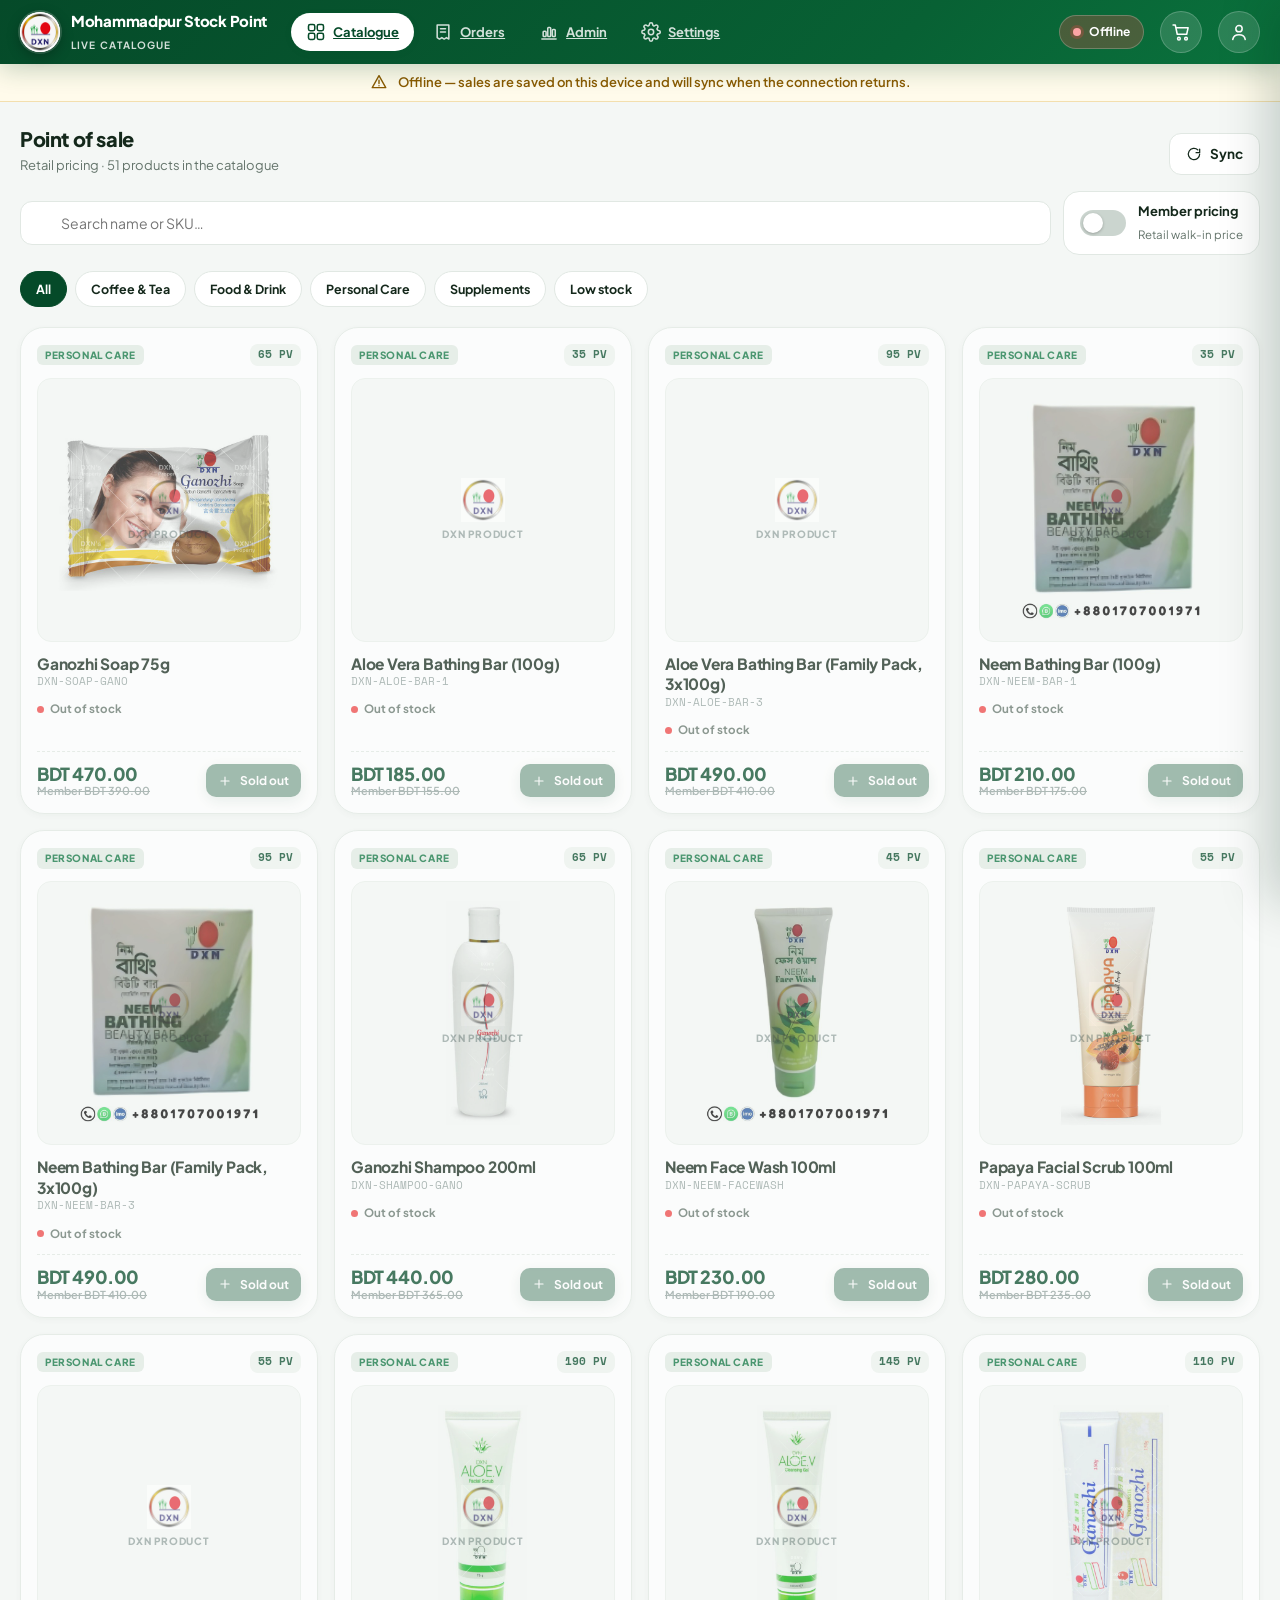
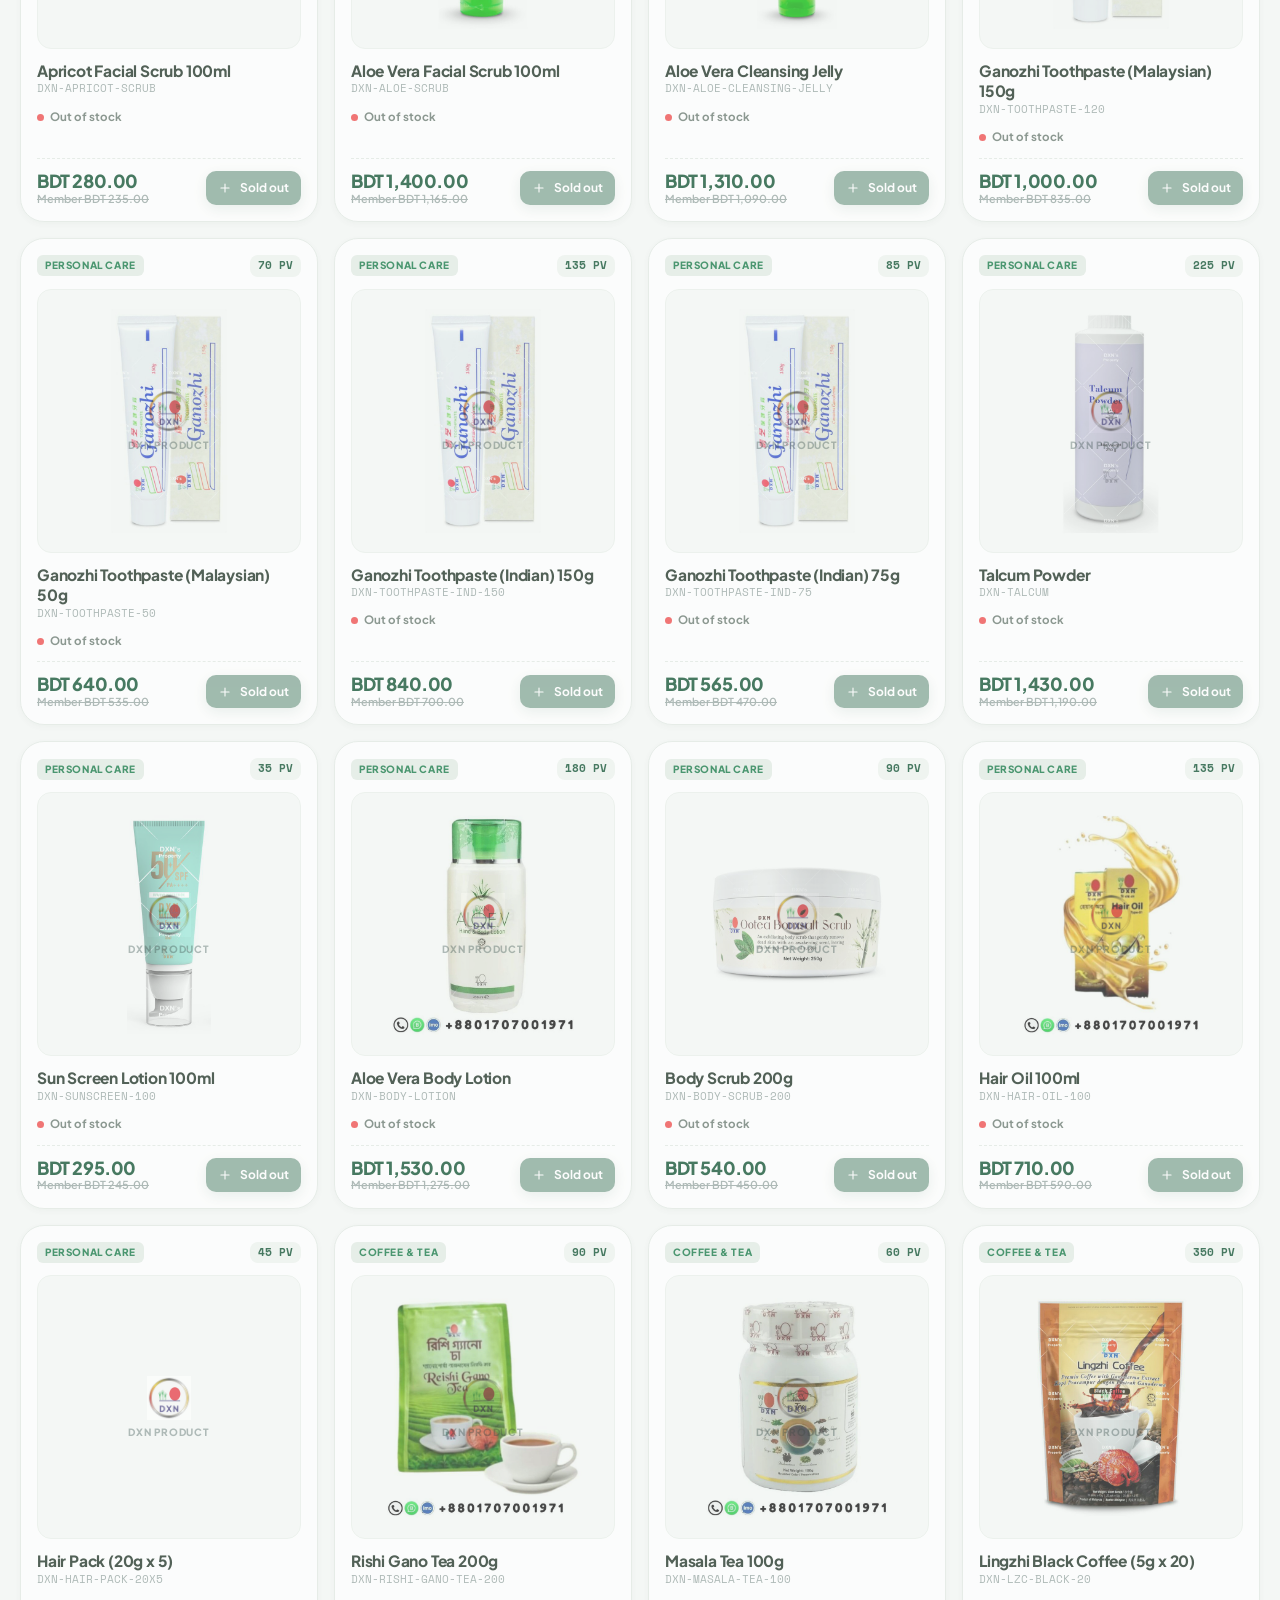
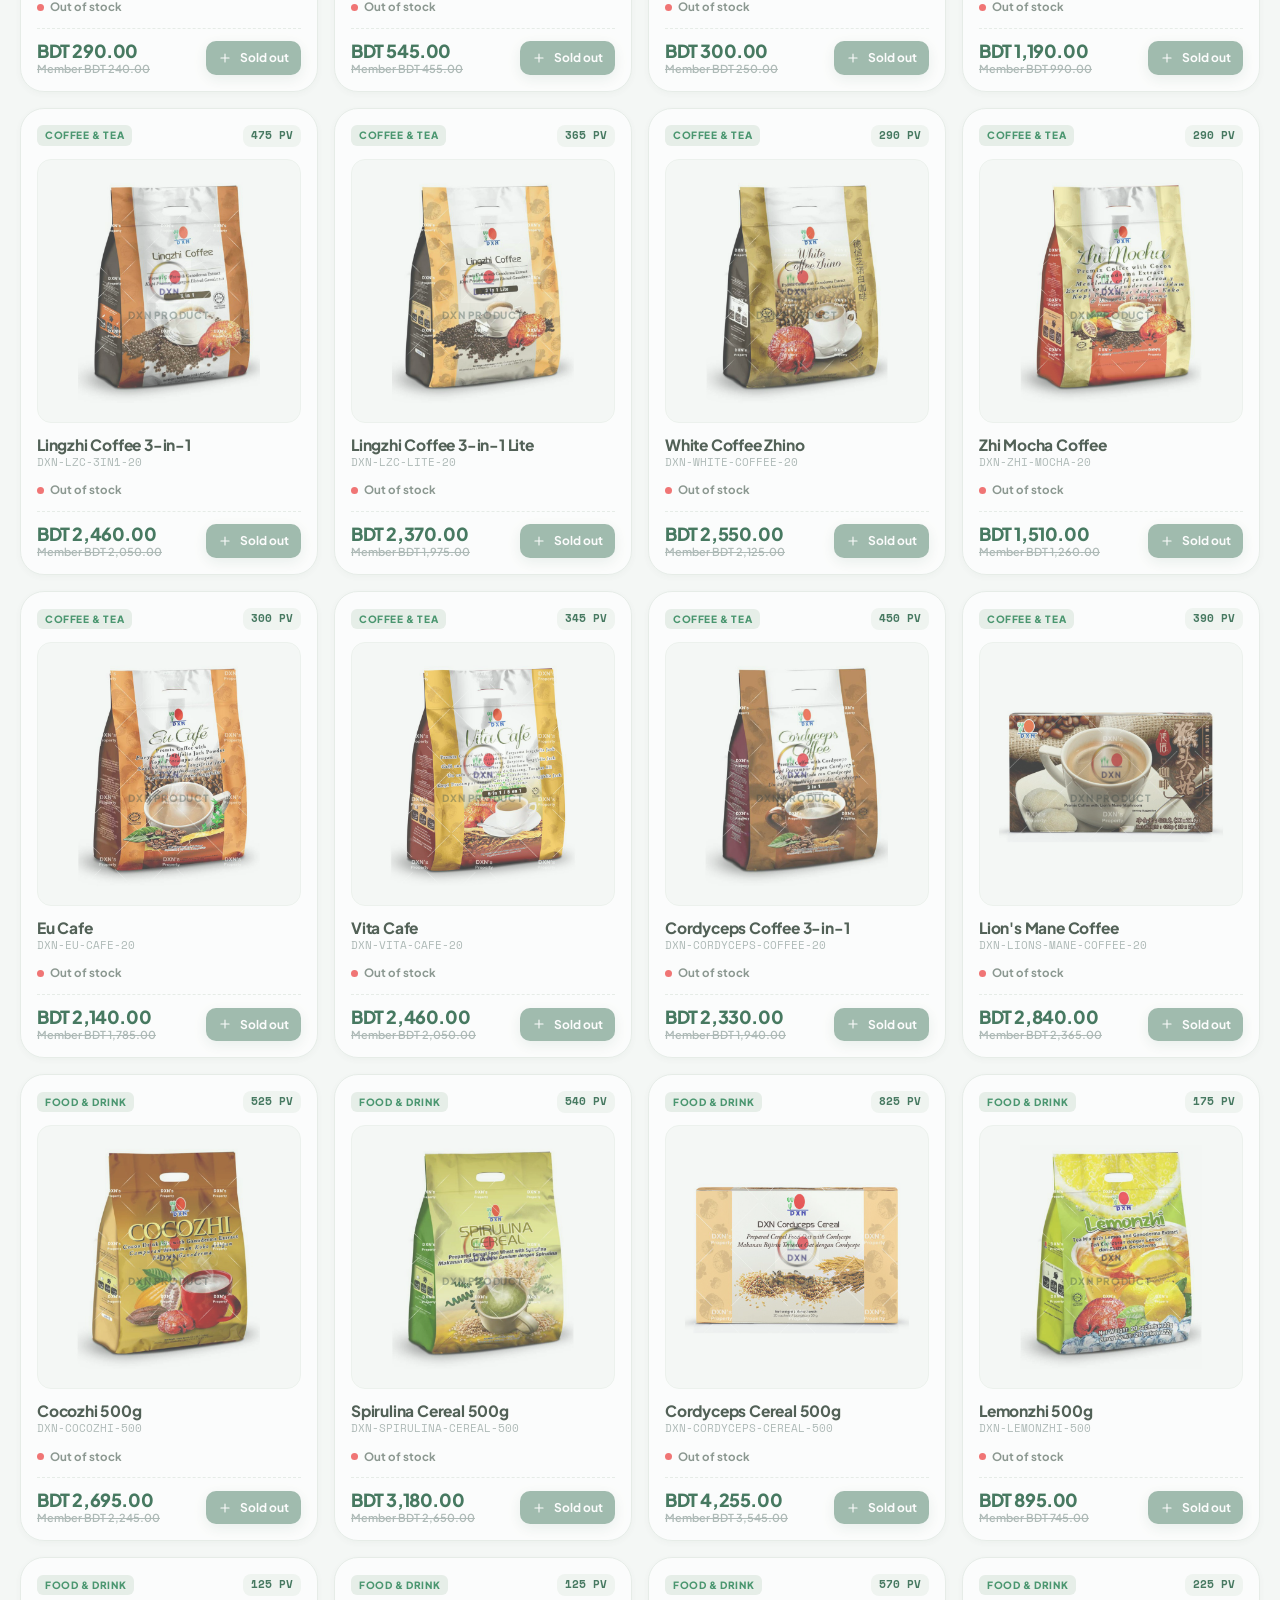
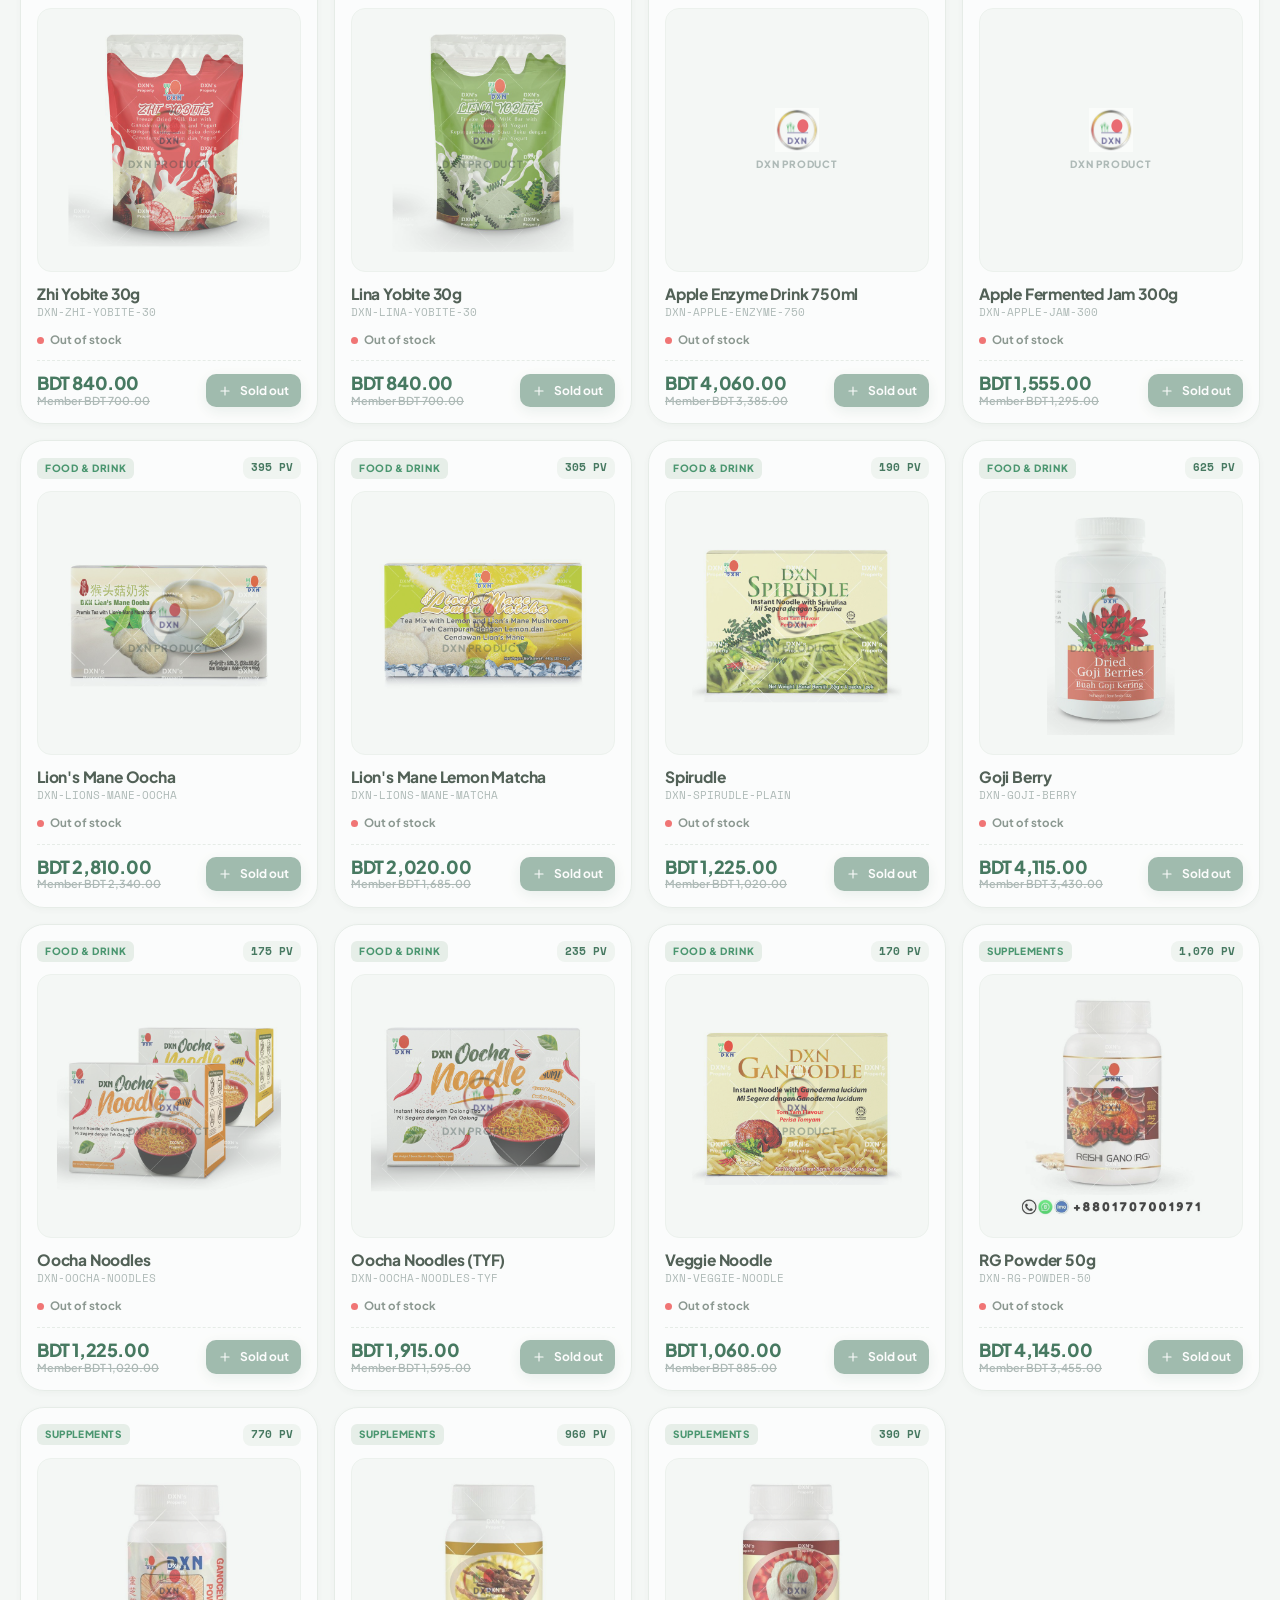
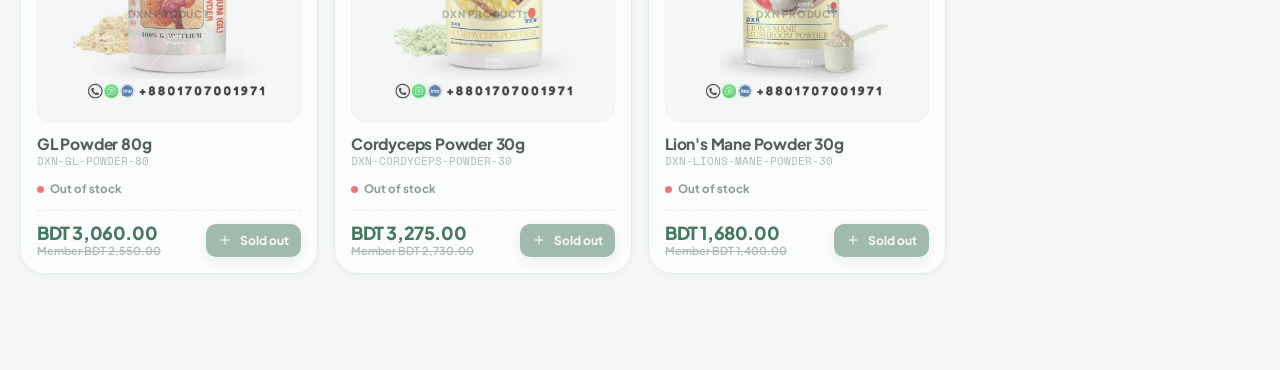
<file: docs/index.html>
<!DOCTYPE html>
<html lang="en">
<head>
<meta charset="utf-8">
<meta name="viewport" content="width=device-width, initial-scale=1, viewport-fit=cover">
<title>Mohammadpur Stock Point — DXN POS, inventory &amp; live sync</title>
<meta name="description" content="Mohammadpur Stock Point: DXN point of sale, inventory, PV tracking and WhatsApp checkout. Works offline on the web and on Android, and syncs both through one API.">
<meta name="theme-color" content="#054A29">
<meta name="color-scheme" content="light">
<link rel="manifest" href="manifest.webmanifest">
<link rel="icon" type="image/svg+xml" href="icons/icon.svg">
<link rel="icon" type="image/png" sizes="32x32" href="icons/favicon-32.png">
<link rel="alternate icon" href="icons/favicon.ico">
<link rel="apple-touch-icon" href="icons/apple-touch-icon.png">
<meta name="apple-mobile-web-app-capable" content="yes">
<meta name="mobile-web-app-capable" content="yes">
<meta name="apple-mobile-web-app-title" content="MSP Stockpoint">
<meta name="apple-mobile-web-app-status-bar-style" content="black-translucent">
<link rel="preconnect" href="https://fonts.googleapis.com">
<link rel="preconnect" href="https://fonts.gstatic.com" crossorigin>
<link href="https://fonts.googleapis.com/css2?family=Plus+Jakarta+Sans:wght@400;500;600;700;800&family=Space+Mono:wght@400;700&display=swap" rel="stylesheet">
<link rel="stylesheet" href="css/app.css">
</head>
<body>

<header class="app-header">
  <div class="app-header__inner">
    <a class="brand" href="#/catalog" aria-label="Mohammadpur Stock Point home">
      <img class="brand__logo" src="icons/logo-mark-96.png" alt="" width="40" height="40">
      <span class="brand__text">
        <strong id="branchName">Mohammadpur Stock Point</strong>
        <span id="branchTag">Loading…</span>
      </span>
    </a>

    <nav class="nav" aria-label="Primary">
      <a class="nav__btn" href="#/catalog" data-route="catalog"><i data-icon="grid"></i> Catalogue</a>
      <a class="nav__btn" href="#/orders" data-route="orders"><i data-icon="receipt"></i> Orders</a>
      <a class="nav__btn" href="#/admin" data-route="admin"><i data-icon="chart"></i> Admin</a>
      <a class="nav__btn" href="#/settings" data-route="settings"><i data-icon="settings"></i> Settings</a>
    </nav>

    <div class="header__spacer"></div>

    <button class="sync-pill" id="syncPill" data-state="idle" type="button" title="Sync status — tap to sync now">
      <i class="sync-dot"></i><span class="sync-text" id="syncText">Starting…</span>
    </button>

    <button class="icon-btn" id="cartBtn" type="button" title="Cart" aria-label="Open cart">
      <i data-icon="cart"></i>
      <span class="icon-btn__badge" id="cartCount" hidden>0</span>
    </button>

    <button class="icon-btn" id="accountBtn" type="button" title="Shop sign-in" aria-label="Account">
      <i data-icon="user"></i>
    </button>
  </div>
</header>

<div class="offline-bar" id="offlineBar">
  <i data-icon="alert"></i>
  <span>Offline — sales are saved on this device and will sync when the connection returns.</span>
</div>

<main id="view" aria-live="polite">
  <div class="product-grid">
    <div class="skeleton"></div><div class="skeleton"></div><div class="skeleton"></div>
    <div class="skeleton"></div><div class="skeleton"></div><div class="skeleton"></div>
  </div>
</main>

<nav class="bottom-nav" aria-label="Sections">
  <a class="bottom-nav__btn" href="#/catalog" data-route="catalog"><i data-icon="grid"></i><span>Catalogue</span></a>
  <a class="bottom-nav__btn" href="#/orders" data-route="orders"><i data-icon="receipt"></i><span>Orders</span></a>
  <a class="bottom-nav__btn" href="#/admin" data-route="admin"><i data-icon="chart"></i><span>Admin</span></a>
  <a class="bottom-nav__btn" href="#/settings" data-route="settings"><i data-icon="settings"></i><span>Settings</span></a>
</nav>

<div class="overlay" id="overlay" hidden></div>

<aside class="drawer" id="cartDrawer" aria-label="Cart" aria-hidden="true">
  <div class="drawer__head">
    <h3>Current sale</h3>
    <button class="icon-btn" id="cartClose" type="button" aria-label="Close cart"><i data-icon="close"></i></button>
  </div>
  <div class="drawer__body" id="cartBody"></div>
  <div class="drawer__foot" id="cartFoot"></div>
</aside>

<div class="modal" id="modal" role="dialog" aria-modal="true" aria-hidden="true">
  <div class="modal__panel" id="modalPanel"></div>
</div>

<div class="toast-stack" id="toastStack" aria-live="assertive"></div>

<noscript>
  <p style="padding:24px;text-align:center">Mohammadpur Stock Point needs JavaScript to run the point of sale.</p>
</noscript>

<script type="module" src="js/app.js"></script>
</body>
</html>
</file>
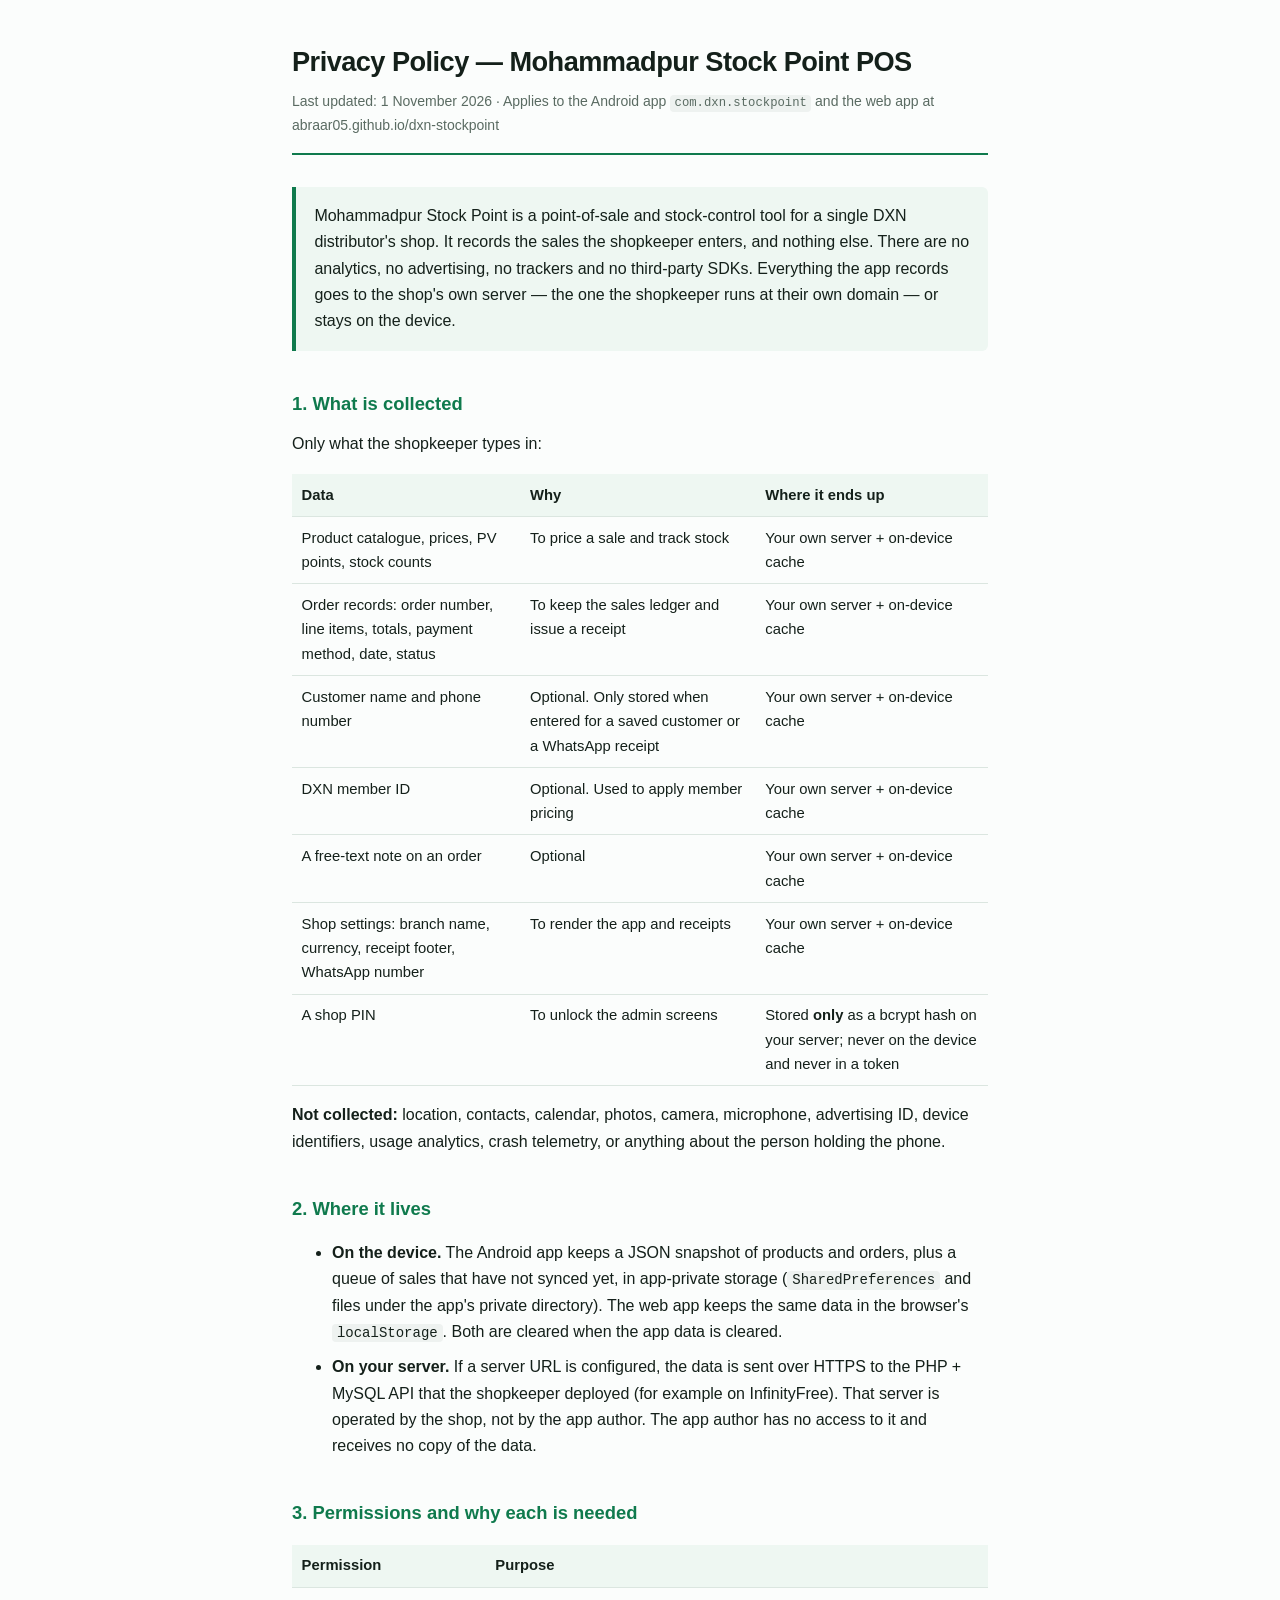
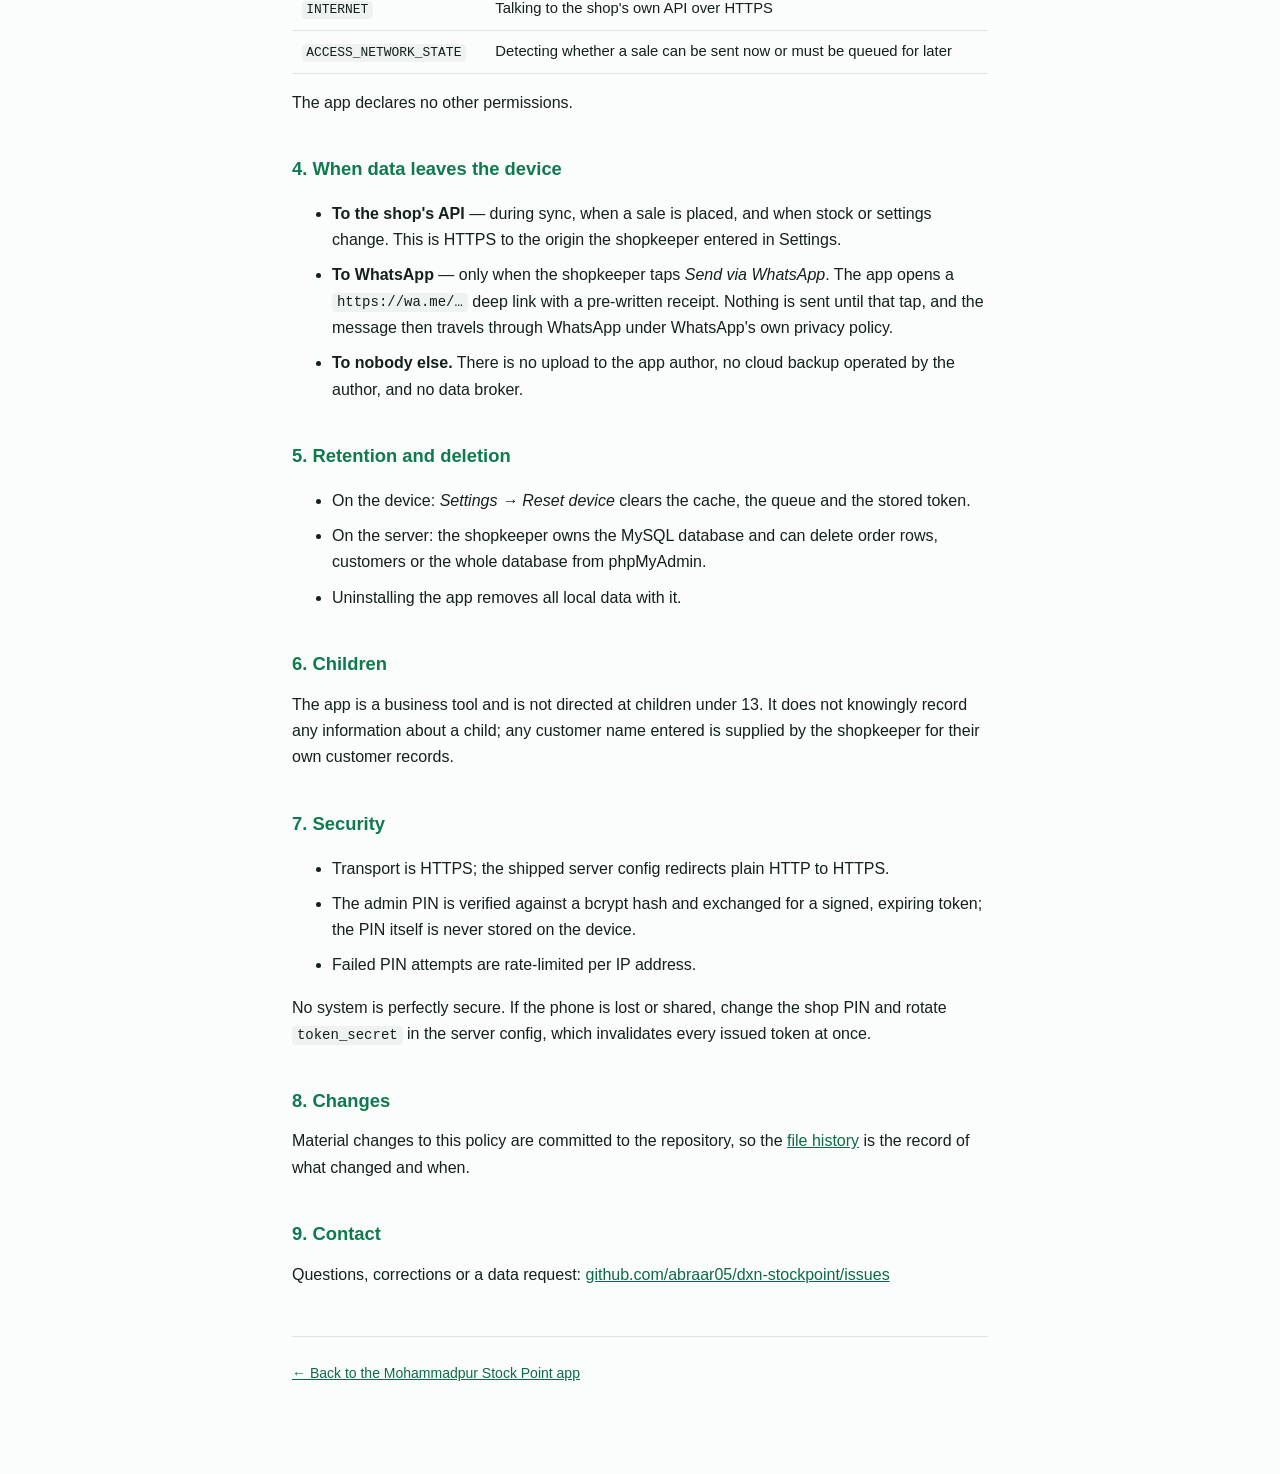
<file: docs/privacy.html>
<!DOCTYPE html>
<html lang="en">
<head>
<meta charset="utf-8">
<meta name="viewport" content="width=device-width, initial-scale=1">
<title>Privacy Policy — Mohammadpur Stock Point</title>
<meta name="description" content="Privacy policy for the Mohammadpur Stock Point POS web and Android app.">
<link rel="icon" href="icons/icon-192.png">
<style>
  :root { color-scheme: light dark; }
  * { box-sizing: border-box; }
  body {
    margin: 0 auto; max-width: 46rem; padding: 2.5rem 1.25rem 5rem;
    font: 16px/1.65 -apple-system, BlinkMacSystemFont, "Segoe UI", Roboto, sans-serif;
    color: #14201a; background: #fbfdfc;
  }
  header { border-bottom: 2px solid #0f7a4d; padding-bottom: 1rem; margin-bottom: 2rem; }
  h1 { margin: 0 0 .35rem; font-size: 1.7rem; letter-spacing: -.02em; }
  h2 { margin: 2.4rem 0 .75rem; font-size: 1.15rem; color: #0f7a4d; }
  p, li { margin: .55rem 0; }
  .meta { margin: 0; font-size: .875rem; color: #5a6b62; }
  .short { padding: 1rem 1.15rem; border-left: 4px solid #0f7a4d; background: #eef7f2; border-radius: 0 6px 6px 0; }
  table { width: 100%; border-collapse: collapse; margin: 1rem 0; font-size: .925rem; }
  th, td { text-align: left; vertical-align: top; padding: .55rem .6rem; border-bottom: 1px solid #dbe6e0; }
  th { background: #eef7f2; font-weight: 600; }
  code { font-size: .875em; background: #eef2f0; padding: .1em .35em; border-radius: 4px; }
  a { color: #0b6b43; }
  footer { margin-top: 3rem; padding-top: 1rem; border-top: 1px solid #dbe6e0; font-size: .875rem; color: #5a6b62; }
  @media (prefers-color-scheme: dark) {
    body { color: #e6efea; background: #101613; }
    header, footer { border-color: #24473a; }
    h2, a { color: #5fd39a; }
    .short { background: #16241d; }
    th { background: #16241d; }
    th, td { border-color: #24473a; }
    code { background: #1b2b23; }
    .meta, footer { color: #93a89d; }
  }
</style>
</head>
<body>
<header>
  <h1>Privacy Policy — Mohammadpur Stock Point POS</h1>
  <p class="meta">Last updated: 1 November 2026 · Applies to the Android app <code>com.dxn.stockpoint</code> and the web app at abraar05.github.io/dxn-stockpoint</p>
</header>

<p class="short">Mohammadpur Stock Point is a point-of-sale and stock-control tool for a single DXN
distributor's shop. It records the sales the shopkeeper enters, and nothing else. There
are no analytics, no advertising, no trackers and no third-party SDKs. Everything the app
records goes to the shop's own server — the one the shopkeeper runs at their own domain —
or stays on the device.</p>

<h2>1. What is collected</h2>
<p>Only what the shopkeeper types in:</p>
<table>
  <tr><th>Data</th><th>Why</th><th>Where it ends up</th></tr>
  <tr><td>Product catalogue, prices, PV points, stock counts</td><td>To price a sale and track stock</td><td>Your own server + on-device cache</td></tr>
  <tr><td>Order records: order number, line items, totals, payment method, date, status</td><td>To keep the sales ledger and issue a receipt</td><td>Your own server + on-device cache</td></tr>
  <tr><td>Customer name and phone number</td><td>Optional. Only stored when entered for a saved customer or a WhatsApp receipt</td><td>Your own server + on-device cache</td></tr>
  <tr><td>DXN member ID</td><td>Optional. Used to apply member pricing</td><td>Your own server + on-device cache</td></tr>
  <tr><td>A free-text note on an order</td><td>Optional</td><td>Your own server + on-device cache</td></tr>
  <tr><td>Shop settings: branch name, currency, receipt footer, WhatsApp number</td><td>To render the app and receipts</td><td>Your own server + on-device cache</td></tr>
  <tr><td>A shop PIN</td><td>To unlock the admin screens</td><td>Stored <strong>only</strong> as a bcrypt hash on your server; never on the device and never in a token</td></tr>
</table>
<p><strong>Not collected:</strong> location, contacts, calendar, photos, camera,
microphone, advertising ID, device identifiers, usage analytics, crash telemetry, or
anything about the person holding the phone.</p>

<h2>2. Where it lives</h2>
<ul>
  <li><strong>On the device.</strong> The Android app keeps a JSON snapshot of products and
  orders, plus a queue of sales that have not synced yet, in app-private storage
  (<code>SharedPreferences</code> and files under the app's private directory). The web app
  keeps the same data in the browser's <code>localStorage</code>. Both are cleared when the
  app data is cleared.</li>
  <li><strong>On your server.</strong> If a server URL is configured, the data is sent over
  HTTPS to the PHP + MySQL API that the shopkeeper deployed (for example on InfinityFree).
  That server is operated by the shop, not by the app author. The app author has no access
  to it and receives no copy of the data.</li>
</ul>

<h2>3. Permissions and why each is needed</h2>
<table>
  <tr><th>Permission</th><th>Purpose</th></tr>
  <tr><td><code>INTERNET</code></td><td>Talking to the shop's own API over HTTPS</td></tr>
  <tr><td><code>ACCESS_NETWORK_STATE</code></td><td>Detecting whether a sale can be sent now or must be queued for later</td></tr>
</table>
<p>The app declares no other permissions.</p>

<h2>4. When data leaves the device</h2>
<ul>
  <li><strong>To the shop's API</strong> — during sync, when a sale is placed, and when stock
  or settings change. This is HTTPS to the origin the shopkeeper entered in Settings.</li>
  <li><strong>To WhatsApp</strong> — only when the shopkeeper taps <em>Send via WhatsApp</em>.
  The app opens a <code>https://wa.me/…</code> deep link with a pre-written receipt. Nothing
  is sent until that tap, and the message then travels through WhatsApp under WhatsApp's own
  privacy policy.</li>
  <li><strong>To nobody else.</strong> There is no upload to the app author, no cloud backup
  operated by the author, and no data broker.</li>
</ul>

<h2>5. Retention and deletion</h2>
<ul>
  <li>On the device: <em>Settings → Reset device</em> clears the cache, the queue and the
  stored token.</li>
  <li>On the server: the shopkeeper owns the MySQL database and can delete order rows,
  customers or the whole database from phpMyAdmin.</li>
  <li>Uninstalling the app removes all local data with it.</li>
</ul>

<h2>6. Children</h2>
<p>The app is a business tool and is not directed at children under 13. It does not
knowingly record any information about a child; any customer name entered is supplied by
the shopkeeper for their own customer records.</p>

<h2>7. Security</h2>
<ul>
  <li>Transport is HTTPS; the shipped server config redirects plain HTTP to HTTPS.</li>
  <li>The admin PIN is verified against a bcrypt hash and exchanged for a signed, expiring
  token; the PIN itself is never stored on the device.</li>
  <li>Failed PIN attempts are rate-limited per IP address.</li>
</ul>
<p>No system is perfectly secure. If the phone is lost or shared, change the shop PIN and
rotate <code>token_secret</code> in the server config, which invalidates every issued token
at once.</p>

<h2>8. Changes</h2>
<p>Material changes to this policy are committed to the repository, so the
<a href="https://github.com/abraar05/dxn-stockpoint/commits/main/PRIVACY_POLICY.md">file history</a>
is the record of what changed and when.</p>

<h2>9. Contact</h2>
<p>Questions, corrections or a data request:
<a href="https://github.com/abraar05/dxn-stockpoint/issues">github.com/abraar05/dxn-stockpoint/issues</a></p>

<footer>
  <p><a href="./">← Back to the Mohammadpur Stock Point app</a></p>
</footer>
</body>
</html>
</file>
<file: docs/css/app.css>
/* ==========================================================================
   Mohammadpur Stock Point — design system
   Forest green / gold, glass surfaces, dense but readable POS layout.
   ========================================================================== */

:root {
  --primary: #054A29;
  --primary-light: #0A723D;
  --primary-soft: #E2EBE4;
  --accent: #B8860B;
  --accent-light: #D4AF37;
  --bg: #F4F7F5;
  --surface: #FFFFFF;
  --surface-2: #FAFCFA;
  --border: #E1E8E3;
  --text: #14281B;
  --muted: #64746B;
  --faint: #94A3A0;
  --success: #10B981;
  --success-soft: #ECFDF5;
  --danger: #EF4444;
  --danger-soft: #FEF2F2;
  --warning: #F59E0B;
  --warning-soft: #FFFBEB;
  --wa: #25D366;
  --radius-sm: 10px;
  --radius: 16px;
  --radius-lg: 24px;
  --shadow-sm: 0 2px 8px rgba(5, 74, 41, .05);
  --shadow: 0 8px 24px rgba(5, 74, 41, .09);
  --shadow-lg: 0 18px 44px rgba(5, 74, 41, .16);
  --header-h: 64px;
  --mono: 'Space Mono', ui-monospace, SFMono-Regular, Menlo, monospace;
  --sans: 'Plus Jakarta Sans', -apple-system, BlinkMacSystemFont, 'Segoe UI', Roboto, sans-serif;
}

* { box-sizing: border-box; margin: 0; padding: 0; }
html { -webkit-text-size-adjust: 100%; }
body {
  font-family: var(--sans);
  background: var(--bg);
  color: var(--text);
  min-height: 100vh;
  line-height: 1.45;
  -webkit-font-smoothing: antialiased;
}
img, svg { display: block; max-width: 100%; }
button, input, select, textarea { font: inherit; color: inherit; }
button { cursor: pointer; background: none; border: 0; }
a { color: var(--primary-light); }
:focus-visible { outline: 3px solid rgba(10, 114, 61, .35); outline-offset: 2px; border-radius: 6px; }

/* ── App chrome ─────────────────────────────────────────────────────────── */

.app-header {
  position: sticky; top: 0; z-index: 60;
  background: linear-gradient(135deg, var(--primary) 0%, #086134 70%, var(--primary-light) 100%);
  color: #fff;
  box-shadow: 0 6px 24px rgba(5, 74, 41, .22);
}
.app-header__inner {
  max-width: 1400px; margin: 0 auto; padding: 0 20px;
  height: var(--header-h);
  display: flex; align-items: center; gap: 16px;
}
.brand { display: flex; align-items: center; gap: 11px; color: #fff; text-decoration: none; flex-shrink: 0; }
.brand__mark {
  width: 38px; height: 38px; border-radius: 12px;
  background: linear-gradient(135deg, var(--accent-light), var(--primary-light));
  display: grid; place-items: center; font-size: 19px;
  box-shadow: 0 4px 12px rgba(0, 0, 0, .25);
}
.brand__logo {
  width: 40px; height: 40px; flex-shrink: 0;
  border-radius: 50%; background: #fff;
  box-shadow: 0 4px 14px rgba(0, 0, 0, .28), 0 0 0 2px rgba(255, 255, 255, .18);
  object-fit: contain;
}
.brand__text strong { display: block; font-size: 15px; font-weight: 800; letter-spacing: -.3px; }
.brand__text span { font-size: 10px; text-transform: uppercase; letter-spacing: 1.1px; opacity: .82; font-weight: 700; }

.nav { display: flex; gap: 4px; margin-left: 8px; }
.nav__btn {
  display: inline-flex; align-items: center; gap: 7px;
  padding: 8px 14px; border-radius: 999px;
  font-size: 13px; font-weight: 700; color: rgba(255, 255, 255, .82);
  border: 1px solid transparent; transition: background .16s, color .16s, border-color .16s;
  white-space: nowrap;
}
.nav__btn:hover { background: rgba(255, 255, 255, .12); color: #fff; }
.nav__btn.is-active { background: #fff; color: var(--primary); box-shadow: var(--shadow-sm); }

.header__spacer { flex: 1; }

.sync-pill {
  display: inline-flex; align-items: center; gap: 8px;
  padding: 7px 13px; border-radius: 999px;
  background: rgba(255, 255, 255, .14); border: 1px solid rgba(255, 255, 255, .22);
  font-size: 12px; font-weight: 700; color: #fff; white-space: nowrap;
}
.sync-pill[data-state="syncing"] { background: rgba(212, 175, 55, .24); }
.sync-pill[data-state="offline"] { background: rgba(239, 68, 68, .28); }
.sync-pill[data-state="pending"] { background: rgba(245, 158, 11, .26); }
.sync-dot { width: 8px; height: 8px; border-radius: 50%; background: var(--success); box-shadow: 0 0 0 3px rgba(16, 185, 129, .25); }
.sync-pill[data-state="syncing"] .sync-dot { background: var(--accent-light); animation: pulse 1s infinite; }
.sync-pill[data-state="offline"] .sync-dot { background: #fca5a5; box-shadow: 0 0 0 3px rgba(239, 68, 68, .25); }
.sync-pill[data-state="pending"] .sync-dot { background: var(--warning); }
@keyframes pulse { 0%, 100% { opacity: 1; } 50% { opacity: .25; } }

.icon-btn {
  position: relative; display: inline-grid; place-items: center;
  width: 42px; height: 42px; border-radius: 50%;
  background: rgba(255, 255, 255, .14); color: #fff; font-size: 18px;
  border: 1px solid rgba(255, 255, 255, .2); transition: background .16s, transform .16s;
}
.icon-btn:hover { background: rgba(255, 255, 255, .26); transform: translateY(-1px); }
.icon-btn__badge {
  position: absolute; top: -3px; right: -3px; min-width: 20px; height: 20px; padding: 0 5px;
  border-radius: 999px; background: var(--danger); color: #fff;
  font-size: 10px; font-weight: 800; display: grid; place-items: center;
  box-shadow: 0 0 0 2px var(--primary-light);
}

.offline-bar {
  display: none; align-items: center; gap: 10px; justify-content: center;
  background: var(--warning-soft); color: #8a5a00;
  border-bottom: 1px solid #f3dfae; padding: 9px 16px; font-size: 13px; font-weight: 600;
}
.offline-bar.is-visible { display: flex; }

main { max-width: 1400px; margin: 0 auto; padding: 22px 20px 96px; }

/* ── Building blocks ─────────────────────────────────────────────────────── */

.card {
  background: var(--surface); border: 1.5px solid var(--border);
  border-radius: var(--radius); box-shadow: var(--shadow-sm);
}
.card--pad { padding: 18px; }
.card--glass {
  background: rgba(255, 255, 255, .92);
  backdrop-filter: blur(14px);
  border-color: rgba(255, 255, 255, .75);
}

.section-head { display: flex; align-items: flex-end; justify-content: space-between; gap: 16px; margin-bottom: 16px; flex-wrap: wrap; }
.section-head h2 { font-size: 20px; font-weight: 800; letter-spacing: -.4px; }
.section-head p { font-size: 13px; color: var(--muted); margin-top: 3px; }

.btn {
  display: inline-flex; align-items: center; justify-content: center; gap: 8px;
  padding: 10px 16px; border-radius: 12px; font-size: 13.5px; font-weight: 700;
  border: 1.5px solid transparent; transition: transform .14s, box-shadow .14s, background .14s;
  white-space: nowrap;
}
.btn:disabled { opacity: .5; cursor: not-allowed; transform: none !important; }
.btn--primary { background: var(--primary); color: #fff; box-shadow: 0 4px 14px rgba(5, 74, 41, .22); }
.btn--primary:hover:not(:disabled) { background: var(--primary-light); transform: translateY(-1px); }
.btn--ghost { background: var(--surface); border-color: var(--border); color: var(--text); }
.btn--ghost:hover:not(:disabled) { border-color: var(--primary-light); color: var(--primary); }
.btn--wa { background: var(--wa); color: #fff; box-shadow: 0 4px 14px rgba(37, 211, 102, .3); }
.btn--danger { background: var(--danger-soft); color: #b91c1c; border-color: #fecaca; }
.btn--sm { padding: 7px 11px; font-size: 12px; border-radius: 10px; }
.btn--block { width: 100%; }
.btn--icon { padding: 8px; width: 34px; height: 34px; }

.field { display: block; margin-bottom: 14px; }
.field > span { display: block; font-size: 12px; font-weight: 800; color: var(--muted); margin-bottom: 6px; letter-spacing: .2px; }
.input, .select, .textarea {
  width: 100%; padding: 11px 13px; border-radius: 12px;
  border: 1.5px solid var(--border); background: var(--surface);
  font-size: 14px; transition: border-color .15s, box-shadow .15s;
}
.input:focus, .select:focus, .textarea:focus {
  outline: none; border-color: var(--primary-light); box-shadow: 0 0 0 4px rgba(10, 114, 61, .1);
}
.textarea { resize: vertical; min-height: 72px; }
.input--search { padding-left: 40px; }
.search-wrap { position: relative; flex: 1; min-width: 220px; }
.search-wrap svg { position: absolute; left: 13px; top: 50%; transform: translateY(-50%); color: var(--faint); }

.chips { display: flex; gap: 8px; overflow-x: auto; padding-bottom: 4px; scrollbar-width: thin; }
.chip {
  padding: 8px 15px; border-radius: 999px; border: 1.5px solid var(--border);
  background: var(--surface); font-size: 12.5px; font-weight: 700; color: var(--text); white-space: nowrap;
  transition: background .15s, color .15s, border-color .15s;
}
.chip:hover { border-color: var(--primary-light); }
.chip.is-active { background: var(--primary); border-color: var(--primary); color: #fff; }

.badge {
  display: inline-flex; align-items: center; gap: 5px;
  padding: 3px 9px; border-radius: 999px; font-size: 10.5px; font-weight: 800;
  letter-spacing: .3px; text-transform: uppercase;
}
.badge--ok { background: var(--success-soft); color: #047857; }
.badge--warn { background: var(--warning-soft); color: #b45309; }
.badge--danger { background: var(--danger-soft); color: #b91c1c; }
.badge--info { background: var(--primary-soft); color: var(--primary); }
.badge--muted { background: #f1f5f3; color: var(--muted); }

/* ── Catalogue ───────────────────────────────────────────────────────────── */

.toolbar { display: flex; gap: 12px; align-items: center; flex-wrap: wrap; margin-bottom: 16px; }

.tier-toggle {
  display: flex; align-items: center; gap: 12px; padding: 10px 16px;
  background: var(--surface); border: 1.5px solid var(--border); border-radius: var(--radius);
}
.tier-toggle strong { display: block; font-size: 13px; }
.tier-toggle small { font-size: 11.5px; color: var(--muted); }

.switch { position: relative; width: 46px; height: 26px; flex-shrink: 0; }
.switch input { position: absolute; opacity: 0; width: 100%; height: 100%; margin: 0; cursor: pointer; }
.switch__track {
  position: absolute; inset: 0; background: #cbd5cf; border-radius: 999px; transition: background .2s;
}
.switch__track::after {
  content: ''; position: absolute; top: 3px; left: 3px; width: 20px; height: 20px;
  background: #fff; border-radius: 50%; transition: transform .2s; box-shadow: 0 1px 3px rgba(0,0,0,.25);
}
.switch input:checked + .switch__track { background: var(--primary); }
.switch input:checked + .switch__track::after { transform: translateX(20px); }

.product-grid { display: grid; grid-template-columns: repeat(auto-fill, minmax(268px, 1fr)); gap: 16px; }

.product {
  display: flex; flex-direction: column; gap: 12px;
  background: var(--surface); border: 1.5px solid var(--border);
  border-radius: var(--radius-lg); padding: 16px;
  box-shadow: var(--shadow-sm); transition: transform .2s, box-shadow .2s, border-color .2s;
  position: relative; overflow: hidden;
}
.product::after {
  content: ''; position: absolute; inset: 0 0 auto; height: 3px;
  background: linear-gradient(90deg, var(--accent-light), var(--primary-light));
  opacity: 0; transition: opacity .2s;
}
.product:hover { transform: translateY(-4px); box-shadow: var(--shadow-lg); border-color: rgba(10, 114, 61, .28); }
.product:hover::after { opacity: 1; }
.product.is-out { opacity: .72; }
.product__media {
  position: relative; display: grid; place-items: center;
  aspect-ratio: 1 / 1; overflow: hidden;
  background: #F4F7F5; border: 1px solid #EAF0EB; border-radius: 14px;
}
.product__img {
  position: absolute; inset: 0;
  width: 100%; height: 100%; object-fit: contain; padding: 8px;
  mix-blend-mode: multiply; transition: transform .25s ease;
}
.product:hover .product__img { transform: scale(1.035); }
.product__placeholder {
  display: grid; place-items: center; gap: 5px;
  color: var(--faint); font-size: 10px; font-weight: 800;
  text-transform: uppercase; letter-spacing: .8px; text-align: center; padding: 10px;
}
.product__placeholder img { width: 44px; height: 44px; opacity: .8; }
.product__top { display: flex; align-items: center; justify-content: space-between; gap: 8px; }
.product__cat { font-size: 10px; font-weight: 800; letter-spacing: .6px; text-transform: uppercase; color: var(--primary-light); background: var(--primary-soft); padding: 3px 8px; border-radius: 6px; }
.product__pv { font-family: var(--mono); font-size: 11px; font-weight: 700; background: #EEF3EF; color: var(--primary); padding: 3px 8px; border-radius: 8px; }
.product__name { font-size: 15.5px; font-weight: 750; line-height: 1.32; letter-spacing: -.2px; }
.product__sku { font-family: var(--mono); font-size: 10.5px; color: var(--faint); }
.product__stock { display: flex; align-items: center; gap: 6px; font-size: 11.5px; font-weight: 700; color: var(--muted); }
.stock-dot { width: 7px; height: 7px; border-radius: 50%; background: var(--success); }
.stock-dot.low { background: var(--warning); }
.stock-dot.out { background: var(--danger); }
.product__foot { display: flex; align-items: flex-end; justify-content: space-between; gap: 10px; padding-top: 12px; border-top: 1px dashed var(--border); margin-top: auto; }
.price { font-size: 18px; font-weight: 800; color: var(--primary); letter-spacing: -.4px; line-height: 1.1; }
.price small { display: block; font-size: 11px; font-weight: 600; color: var(--faint); text-decoration: line-through; letter-spacing: 0; margin-top: 2px; }

/* ── Tables ──────────────────────────────────────────────────────────────── */

.table-wrap { overflow-x: auto; border-radius: var(--radius); border: 1.5px solid var(--border); background: var(--surface); }
table { width: 100%; border-collapse: collapse; font-size: 13px; min-width: 680px; }
thead th {
  text-align: left; padding: 11px 14px; background: var(--surface-2);
  font-size: 10.5px; font-weight: 800; letter-spacing: .7px; text-transform: uppercase; color: var(--muted);
  border-bottom: 1.5px solid var(--border); white-space: nowrap;
}
tbody td { padding: 12px 14px; border-bottom: 1px solid #F0F4F1; vertical-align: middle; }
tbody tr:last-child td { border-bottom: 0; }
tbody tr:hover { background: #FBFDFB; }
.td-actions { display: flex; gap: 6px; justify-content: flex-end; }
.mono { font-family: var(--mono); font-size: 11.5px; }

/* ── Dashboard ───────────────────────────────────────────────────────────── */

.stat-grid { display: grid; grid-template-columns: repeat(auto-fit, minmax(170px, 1fr)); gap: 14px; margin-bottom: 20px; }
.stat { background: var(--surface); border: 1.5px solid var(--border); border-radius: var(--radius); padding: 16px; box-shadow: var(--shadow-sm); }
.stat__label { font-size: 11px; font-weight: 800; text-transform: uppercase; letter-spacing: .7px; color: var(--muted); }
.stat__value { font-size: 24px; font-weight: 800; letter-spacing: -.8px; margin-top: 6px; color: var(--primary); }
.stat__hint { font-size: 11.5px; color: var(--muted); margin-top: 3px; }
.stat--gold .stat__value { color: var(--accent); }

.chart { display: flex; align-items: flex-end; gap: 10px; height: 150px; padding: 10px 2px 0; }
.chart__col { flex: 1; display: flex; flex-direction: column; align-items: center; gap: 6px; height: 100%; justify-content: flex-end; }
.chart__bar { width: 100%; max-width: 46px; border-radius: 8px 8px 3px 3px; background: linear-gradient(180deg, var(--primary-light), var(--primary)); min-height: 3px; transition: height .4s ease; }
.chart__day { font-size: 10px; color: var(--faint); font-weight: 700; }
.chart__val { font-size: 10px; color: var(--muted); font-weight: 700; }

.split { display: grid; grid-template-columns: 1.35fr 1fr; gap: 18px; align-items: start; }
@media (max-width: 980px) { .split { grid-template-columns: 1fr; } }

.list { display: flex; flex-direction: column; }
.list__row { display: flex; align-items: center; gap: 12px; padding: 11px 0; border-bottom: 1px solid #F0F4F1; }
.list__row:last-child { border-bottom: 0; }
.list__main { flex: 1; min-width: 0; }
.list__title { font-size: 13px; font-weight: 700; overflow: hidden; text-overflow: ellipsis; white-space: nowrap; }
.list__sub { font-size: 11.5px; color: var(--muted); }
.list__thumb {
  width: 42px; height: 42px; flex-shrink: 0; object-fit: contain;
  background: #F4F7F5; border: 1px solid #EAF0EB; border-radius: 10px; padding: 3px;
  mix-blend-mode: multiply;
}
.admin-thumb {
  width: 38px; height: 38px; object-fit: contain; vertical-align: middle;
  background: #F4F7F5; border: 1px solid #EAF0EB; border-radius: 9px; padding: 3px;
  margin-right: 9px; mix-blend-mode: multiply;
}
.about-logo {
  width: min(320px, 82%); margin: 0 auto 16px; border-radius: 18px;
  background: #fff; box-shadow: var(--shadow-sm);
}

/* ── Drawer & modals ─────────────────────────────────────────────────────── */

.overlay {
  position: fixed; inset: 0; background: rgba(9, 32, 20, .5); backdrop-filter: blur(2px);
  opacity: 0; pointer-events: none; transition: opacity .22s; z-index: 80;
}
.overlay.is-open { opacity: 1; pointer-events: auto; }

.drawer {
  position: fixed; top: 0; right: 0; bottom: 0; width: min(430px, 100%);
  background: var(--bg); z-index: 90; display: flex; flex-direction: column;
  transform: translateX(102%); transition: transform .28s cubic-bezier(.22, 1, .36, 1);
  box-shadow: -18px 0 48px rgba(5, 41, 24, .22);
}
.drawer.is-open { transform: translateX(0); }
.drawer__head {
  display: flex; align-items: center; justify-content: space-between;
  padding: 16px 18px; background: var(--primary); color: #fff;
}
.drawer__head h3 { font-size: 15px; font-weight: 800; }
.drawer__body { flex: 1; overflow-y: auto; padding: 16px; display: flex; flex-direction: column; gap: 12px; }
.drawer__foot { padding: 16px; background: var(--surface); border-top: 1.5px solid var(--border); display: flex; flex-direction: column; gap: 10px; }

.cart-row { display: flex; gap: 12px; align-items: center; background: var(--surface); border: 1.5px solid var(--border); border-radius: var(--radius); padding: 11px 13px; }
.cart-row__thumb {
  width: 46px; height: 46px; flex-shrink: 0; object-fit: contain;
  background: #F4F7F5; border: 1px solid #EAF0EB; border-radius: 11px; padding: 3px;
  mix-blend-mode: multiply;
}
.cart-row__main { flex: 1; min-width: 0; }
.cart-row__name { font-size: 13px; font-weight: 700; }
.cart-row__meta { font-size: 11.5px; color: var(--muted); }
.stepper { display: flex; align-items: center; gap: 2px; background: var(--bg); border-radius: 10px; padding: 2px; }
.stepper button { width: 28px; height: 28px; border-radius: 8px; font-size: 15px; font-weight: 800; color: var(--primary); }
.stepper button:hover { background: var(--primary-soft); }
.stepper span { min-width: 26px; text-align: center; font-size: 13px; font-weight: 800; }

.totals { display: flex; flex-direction: column; gap: 6px; font-size: 13px; }
.totals__row { display: flex; justify-content: space-between; color: var(--muted); }
.totals__row strong { color: var(--text); }
.totals__row--grand { font-size: 17px; font-weight: 800; color: var(--primary); padding-top: 8px; border-top: 1.5px dashed var(--border); }
.totals__row--grand span, .totals__row--grand strong { color: var(--primary); }

.modal {
  position: fixed; z-index: 95; inset: 0; display: grid; place-items: center; padding: 18px;
  opacity: 0; pointer-events: none; transition: opacity .2s;
}
.modal.is-open { opacity: 1; pointer-events: auto; }
.modal__panel {
  width: min(620px, 100%); max-height: 88vh; overflow-y: auto;
  background: var(--surface); border-radius: var(--radius-lg); box-shadow: var(--shadow-lg);
  transform: translateY(10px) scale(.99); transition: transform .2s;
}
.modal.is-open .modal__panel { transform: none; }
.modal__head { display: flex; align-items: center; justify-content: space-between; padding: 18px 20px; border-bottom: 1.5px solid var(--border); }
.modal__head h3 { font-size: 16px; font-weight: 800; }
.modal__body { padding: 20px; }
.modal__foot { display: flex; gap: 10px; justify-content: flex-end; padding: 16px 20px; border-top: 1.5px solid var(--border); background: var(--surface-2); border-radius: 0 0 var(--radius-lg) var(--radius-lg); }
.modal__close { width: 34px; height: 34px; border-radius: 50%; display: grid; place-items: center; color: var(--muted); font-size: 17px; }
.modal__close:hover { background: var(--bg); color: var(--text); }

.toast-stack { position: fixed; left: 50%; bottom: 26px; transform: translateX(-50%); z-index: 120; display: flex; flex-direction: column; gap: 8px; align-items: center; pointer-events: none; }
.toast {
  background: #12331F; color: #fff; padding: 11px 18px; border-radius: 12px;
  font-size: 13px; font-weight: 600; box-shadow: var(--shadow-lg);
  animation: toast-in .22s ease, toast-out .3s ease 3s forwards; max-width: 90vw;
}
.toast--error { background: #7F1D1D; }
.toast--ok { background: #064E3B; }
@keyframes toast-in { from { opacity: 0; transform: translateY(12px); } }
@keyframes toast-out { to { opacity: 0; transform: translateY(8px); } }

/* ── Receipt ─────────────────────────────────────────────────────────────── */

.receipt {
  font-family: var(--mono); font-size: 12px; color: #111;
  background: #fff; padding: 18px; border: 1px dashed #bbb; border-radius: 8px;
  max-width: 320px; margin: 0 auto; white-space: pre-wrap; line-height: 1.55;
}

/* ── Empty & loading ─────────────────────────────────────────────────────── */

.empty { text-align: center; padding: 60px 20px; color: var(--muted); }
.empty__icon { font-size: 44px; margin-bottom: 10px; opacity: .55; }
.empty h3 { font-size: 16px; font-weight: 800; color: var(--text); margin-bottom: 4px; }
.empty p { font-size: 13px; }

.skeleton { background: linear-gradient(90deg, #EDF2EE 25%, #F7FAF8 50%, #EDF2EE 75%); background-size: 200% 100%; animation: shimmer 1.2s infinite; border-radius: var(--radius-lg); height: 168px; }
@keyframes shimmer { from { background-position: 200% 0; } to { background-position: -200% 0; } }

.spinner { width: 16px; height: 16px; border: 2px solid rgba(255, 255, 255, .35); border-top-color: #fff; border-radius: 50%; animation: spin .7s linear infinite; }
@keyframes spin { to { transform: rotate(360deg); } }

/* ── Mobile nav ──────────────────────────────────────────────────────────── */

.bottom-nav {
  position: fixed; left: 0; right: 0; bottom: 0; z-index: 70;
  display: none; grid-template-columns: repeat(4, 1fr);
  background: rgba(255, 255, 255, .97); backdrop-filter: blur(14px);
  border-top: 1px solid var(--border); padding: 6px 4px calc(6px + env(safe-area-inset-bottom));
  box-shadow: 0 -6px 24px rgba(5, 74, 41, .08);
}
.bottom-nav__btn {
  display: flex; flex-direction: column; align-items: center; gap: 3px;
  padding: 7px 4px; border-radius: 12px; font-size: 10.5px; font-weight: 700; color: var(--muted);
  position: relative;
}
.bottom-nav__btn span:first-child { font-size: 18px; }
.bottom-nav__btn.is-active { color: var(--primary); background: var(--primary-soft); }
.bottom-nav__btn .icon-btn__badge { top: 0; right: 12px; box-shadow: none; }

@media (max-width: 900px) {
  .nav { display: none; }
  .bottom-nav { display: grid; }
  main { padding: 16px 14px 92px; }
  .product-grid { grid-template-columns: repeat(auto-fill, minmax(160px, 1fr)); gap: 11px; }
  .product { padding: 13px; border-radius: 18px; }
  .product__name { font-size: 13.5px; }
  .price { font-size: 16px; }
  .brand__text span { display: none; }
  .sync-pill span.sync-text { display: none; }
  .sync-pill { padding: 7px 10px; }
  .stat-grid { grid-template-columns: repeat(2, 1fr); gap: 10px; }
  .stat__value { font-size: 19px; }
  .modal__panel { max-height: 92vh; }
  .drawer { width: 100%; }
}

@media (max-width: 520px) {
  .product-grid { grid-template-columns: repeat(2, 1fr); }
  .product__sku { display: none; }
  .btn { padding: 9px 13px; font-size: 12.5px; }
  .section-head h2 { font-size: 17px; }
}

/* ── Icons & utilities ───────────────────────────────────────────────────── */

.nav__btn i, .bottom-nav__btn i, .icon-btn i, .btn i, .chip i, .badge i {
  display: inline-flex; align-items: center; justify-content: center; flex-shrink: 0;
}
.icon-btn svg { width: 20px; height: 20px; }
.sync-pill svg { width: 15px; height: 15px; }
.offline-bar svg { width: 18px; height: 18px; flex-shrink: 0; }
.brand__mark svg { width: 22px; height: 22px; }
.badge svg { width: 12px; height: 12px; }
.btn svg { width: 16px; height: 16px; }
.btn--sm svg { width: 14px; height: 14px; }
.list__row .btn svg, .list__row .badge svg { width: 14px; height: 14px; }

.btn.is-added { background: var(--success) !important; }
.icon-btn__badge[hidden], .badge[hidden] { display: none; }
/* Money columns must never wrap mid-number. */
.table-wrap td[style*="text-align:right"] { white-space: nowrap; }
.visually-hidden { position: absolute; width: 1px; height: 1px; overflow: hidden; clip: rect(0 0 0 0); }
code { font-family: var(--mono); font-size: 11.5px; background: #EEF3EF; padding: 2px 6px; border-radius: 6px; }
summary::-webkit-details-marker { display: none; }

.form-2 { display: grid; grid-template-columns: 1fr 1fr; gap: 0 14px; }
.form-2 > .span-2 { grid-column: 1 / -1; }
@media (max-width: 560px) { .form-2 { grid-template-columns: 1fr; } }

.row-actions { display: flex; gap: 10px; flex-wrap: wrap; align-items: center; }

/* ── Print ───────────────────────────────────────────────────────────────── */

@media print {
  body { background: #fff; }
  .app-header, .bottom-nav, .drawer, .overlay, .modal__head, .modal__foot, .toast-stack, .no-print { display: none !important; }
  .modal { position: static; opacity: 1; pointer-events: auto; padding: 0; }
  .modal__panel { box-shadow: none; max-height: none; width: 100%; }
  .receipt { border: 0; max-width: none; }
}

@media (prefers-reduced-motion: reduce) {
  *, *::before, *::after { animation-duration: .01ms !important; transition-duration: .01ms !important; }
}
</file>
